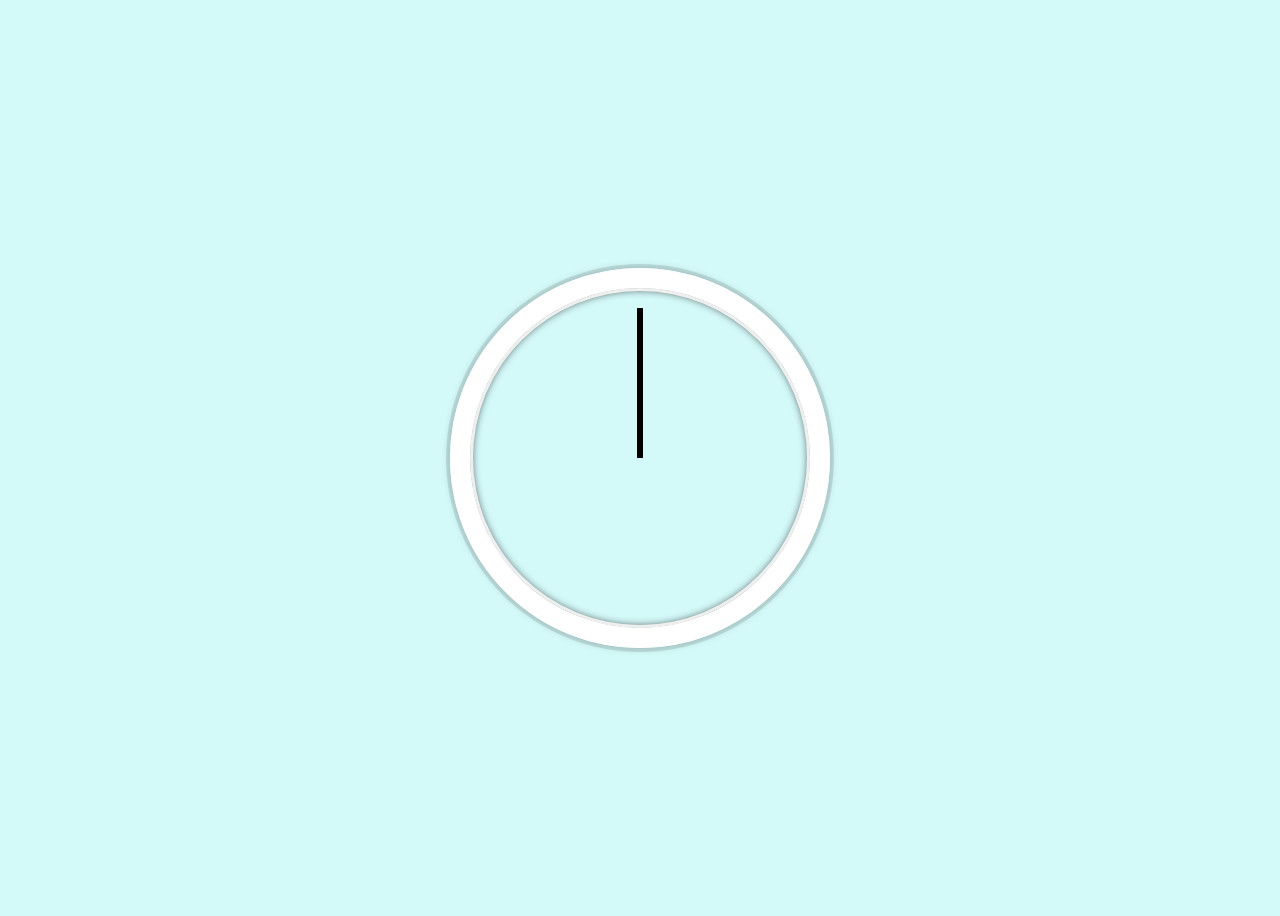
<file: Clock/index.html>
<!DOCTYPE html>
<html lang="en">
<head>
    <meta charset="UTF-8">
    <meta name="viewport" content="width=device-width, initial-scale=1.0">
    <title>Clock</title>
    <style>
        html{
            background-color: rgb(212, 249, 249);
            font-family: system-ui, -apple-system, BlinkMacSystemFont, 'Segoe UI', Roboto, Oxygen, Ubuntu, Cantarell, 'Open Sans', 'Helvetica Neue', sans-serif;
            text-align: center;
            font-size: 10px;
        }
        body{
            font-size: 2rem;
            display: flex;
            flex: 1;
            min-height: 100vh;
            align-items: center;
        }
        .clock{
            width: 30rem;
            height: 30rem;
            border: 20px solid white;
            border-radius: 50%;
            margin: 50px auto;
            position: relative;
            padding: 2rem;
            box-shadow:
                0 0 0px 4px rgba(0, 0, 0, 0.1),
                inset 0 0 0 3px #efefef,
                inset 0 0 10px black,
                0 0 10px rgba(0, 0, 0, 0.2);
        }
        .clock-face{
            position: relative;
            width: 100%;
            height: 100%;
            transform: translateY(-3px);/*account for the height of the clock hand*/
        }
        .hand{
            width: 50%;
            height: 6px;
            background-color: black;
            position: absolute;
            top: 50%;
            transform-origin: 100%;
            transform: rotate(90deg);
            transition: all 0.05s;
            transition-timing-function: cubic-bezier(0, 4.75, 1, 0.99);
        }
    </style>
</head>
<body>
    <div class="clock">
        <div class="clock-face">
            <div class="hand hour-hand"></div>
            <div class="hand min-hand"></div>
            <div class="hand second-hand"></div>
        </div>
    </div>
</body>
<script>
    const secondHand =document.querySelector('.second-hand');
    const minHand=document.querySelector('.min-hand');
    const hourHand=document.querySelector('.hour-hand');
    function setDate() {
        const now = new Date();
        const seconds = now.getSeconds();
        const secondsDegrees = ((seconds / 60) * 360) + 90;
        if (seconds === 0) {
            secondHand.style.transition = 'none'; 
        } else {
            secondHand.style.transition = '';
        }
        secondHand.style.transform = `rotate(${secondsDegrees}deg)`;

        const minutes = now.getMinutes();
        const minutesDegrees = ((minutes / 60) * 360) + 90;
        if (minutes === 0) {
            minHand.style.transition = 'none';
        } else {
            minHand.style.transition = '';
        }
        minHand.style.transform = `rotate(${minutesDegrees}deg)`;

        const hours = now.getHours();
        const hoursDegrees = ((hours / 12) * 360) + 90;
        if (hours === 0 || hours === 12) {
            hourHand.style.transition = 'none';
        } else {
            hourHand.style.transition = '';
        }
        hourHand.style.transform = `rotate(${hoursDegrees}deg)`;
    }

    setInterval(setDate,1000)
</script>
</html>
</file>
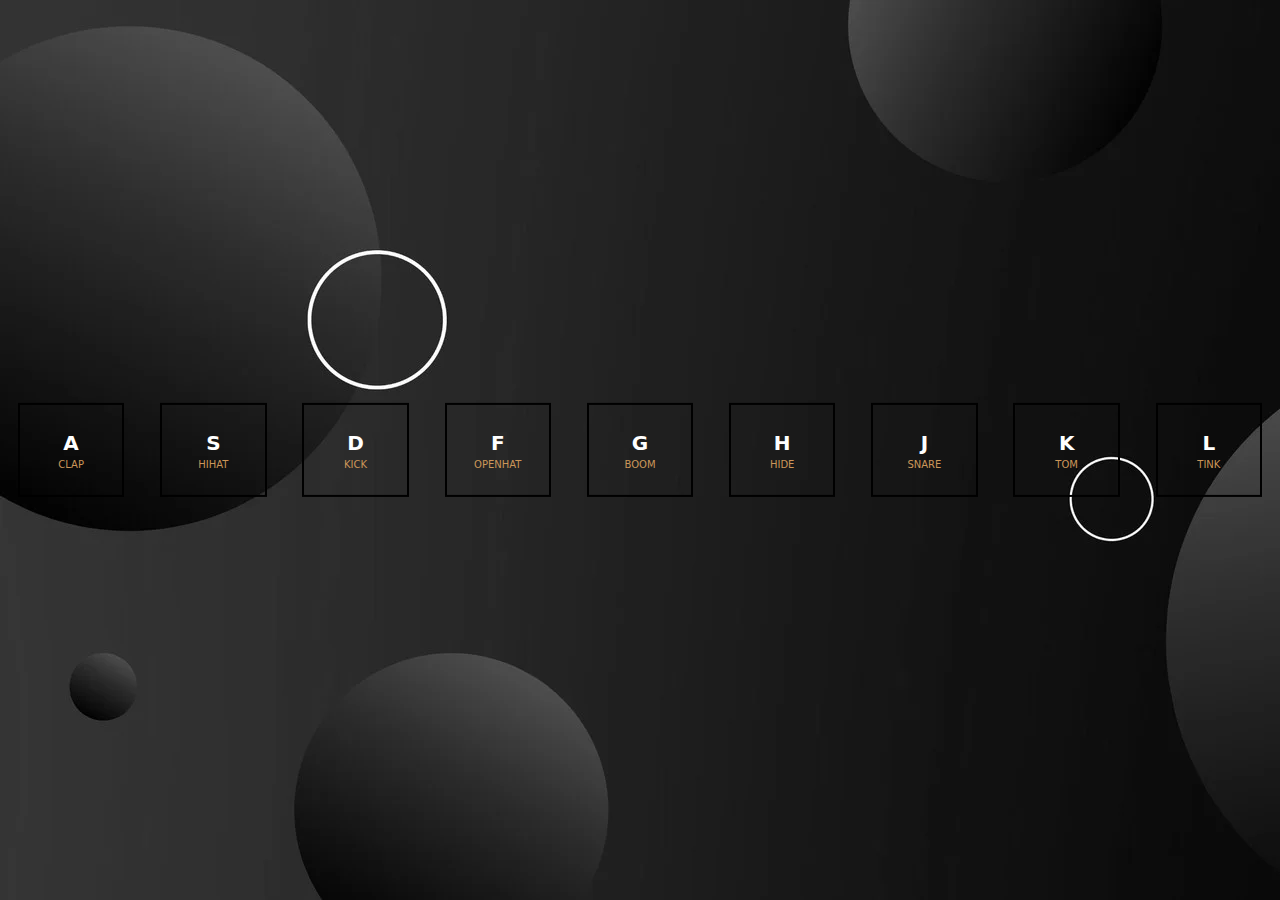
<file: Drum_Kit/index.html>
<!DOCTYPE html>
<html lang="en">
<head>
    <meta charset="UTF-8">
    <meta name="viewport" content="width=device-width, initial-scale=1.0">
    <title>Drum Kit</title>
    <link rel="stylesheet" href="style.css">
</head>

<body>
    <div class="container">
        <div class="key" data-key="65">
            <kbd>A</kbd>
            <span>CLAP</span>
        </div>
        <div class="key" data-key="83">
            <kbd>S</kbd>
            <span>HIHAT</span>
        </div>
        <div class="key" data-key="68">
            <kbd>D</kbd>
            <span>KICK</span>
        </div>
        <div class="key" data-key="70">
            <kbd>F</kbd>
            <span>OPENHAT</span>
        </div>
        <div class="key" data-key="71">
            <kbd>G</kbd>
            <span>BOOM</span>
        </div>
        <div class="key" data-key="72">
            <kbd>H</kbd>
            <span>HIDE</span>
        </div>
        <div class="key" data-key="74">
            <kbd>J</kbd>
            <span>SNARE</span>
        </div>
        <div class="key" data-key="75">
            <kbd>K</kbd>
            <span>TOM</span>
        </div>
        <div class="key" data-key="76">
            <kbd>L</kbd>
            <span>TINK</span>
        </div>
    </div>

    <audio data-key="65" src="sound/CLap.wav"></audio>
    <audio data-key="83" src="sound/Hihat.wav"></audio>
    <audio data-key="68" src="sound/Kick.wav"></audio>
    <audio data-key="70" src="sound/OpenHat.wav"></audio>
    <audio data-key="71" src="sound/Boom.wav"></audio>
    <audio data-key="72" src="sound/Hide.wav"></audio>
    <audio data-key="74" src="sound/Snare.wav"></audio>
    <audio data-key="75" src="sound/Tom.wav"></audio>
    <audio data-key="76" src="sound/Tink.wav"></audio>
</body>
<script src="script.js"></script>
</html>
</file>
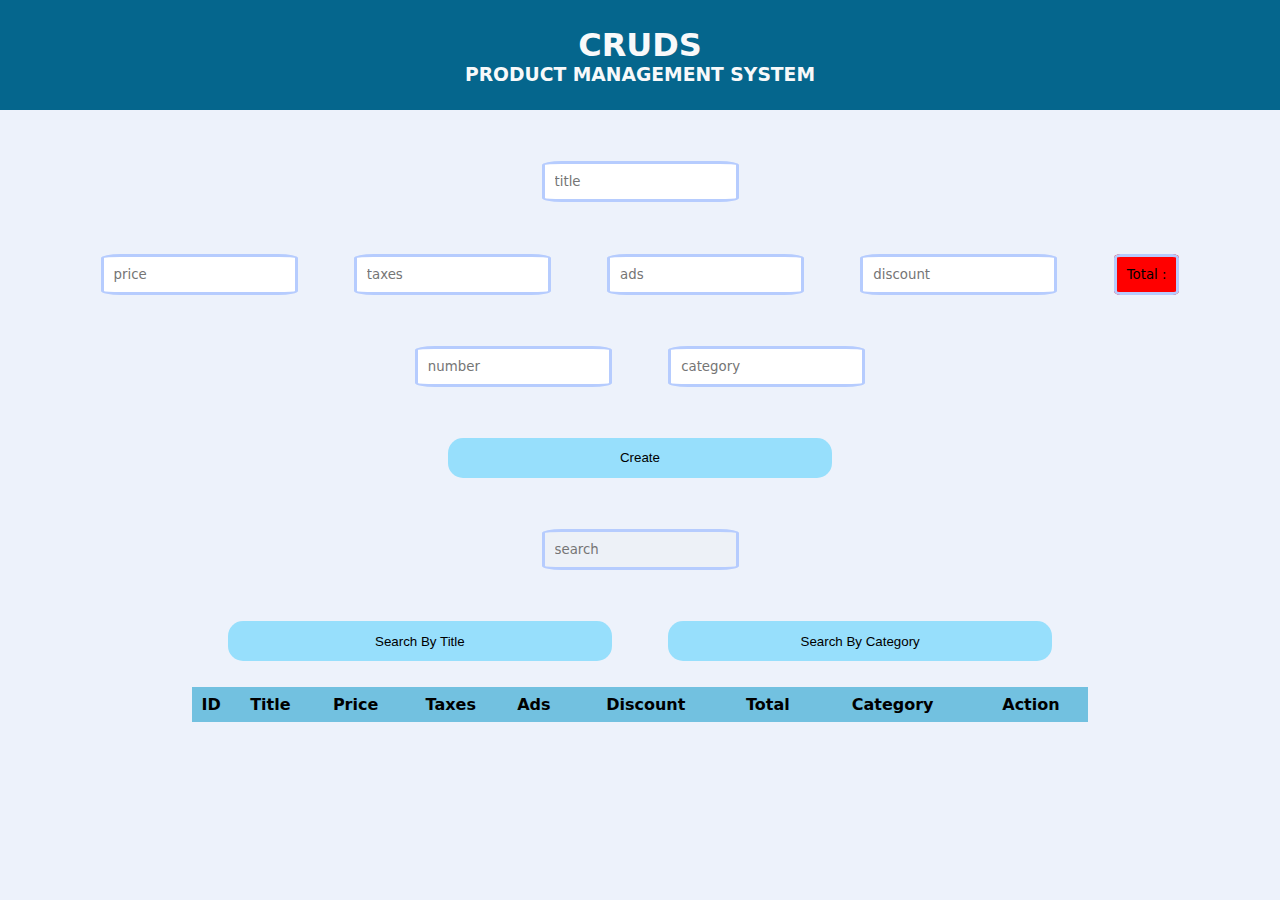
<file: GestionProduct_CRUD/index.html>
<!DOCTYPE html>
<html lang="en">
<head>
    <meta charset="UTF-8">
    <meta name="viewport" content="width=device-width, initial-scale=1.0">
    <title>Document</title>
    <link rel="stylesheet" href="style.css">
</head>
<body>
    <header>
        <h1>CRUDS</h1>
        <h3>PRODUCT MANAGEMENT SYSTEM</h3>
    </header>
    <div class="container">
        <div class="create">
                <input type="text" placeholder="title" id="title" required>
                <div class="price">
                    <input onkeyup="getTotal()" type="number" placeholder="price" id="price" >
                    <input onkeyup="getTotal()" type="number" placeholder="taxes" id="taxes">
                    <input onkeyup="getTotal()" type="number" placeholder="ads" id="ads">
                    <input onkeyup="getTotal()" type="number" placeholder="discount" id="discount">
                    <small id="total">0</small>
                </div>
                <input type="number" placeholder="number" id="nbr">
                <input type="text" placeholder="category" id="category"><br>
                <button id="btnCreate">Create</button>
        </div>
        <div class="outputs">
                <div class="search">
                    <input type="search" placeholder="search" id="search" onkeyup="searchData(this.value)" disabled><br>
                    <button id="SearchByTitle" onclick="searchProduct(this.id)">Search By Title</button>
                    <button id="SearchByCategory" onclick="searchProduct(this.id)">Search By Category</button><br>
                    <div id="deleteAll"></div>
                    <table>
                        <thead>
                            <th>ID</th>
                            <th>Title</th>
                            <th>Price</th>
                            <th>Taxes</th>
                            <th>Ads</th>
                            <th>Discount</th>
                            <th>Total</th>
                            <th>Category</th>
                            <th>Action</th>
                        </thead>
                        <tbody id="tbl">
                            
                        </tbody>
                    </table>
                </div>
        </div>
    </div>
    <script src="script.js"></script>
</body>

</html>
</file>
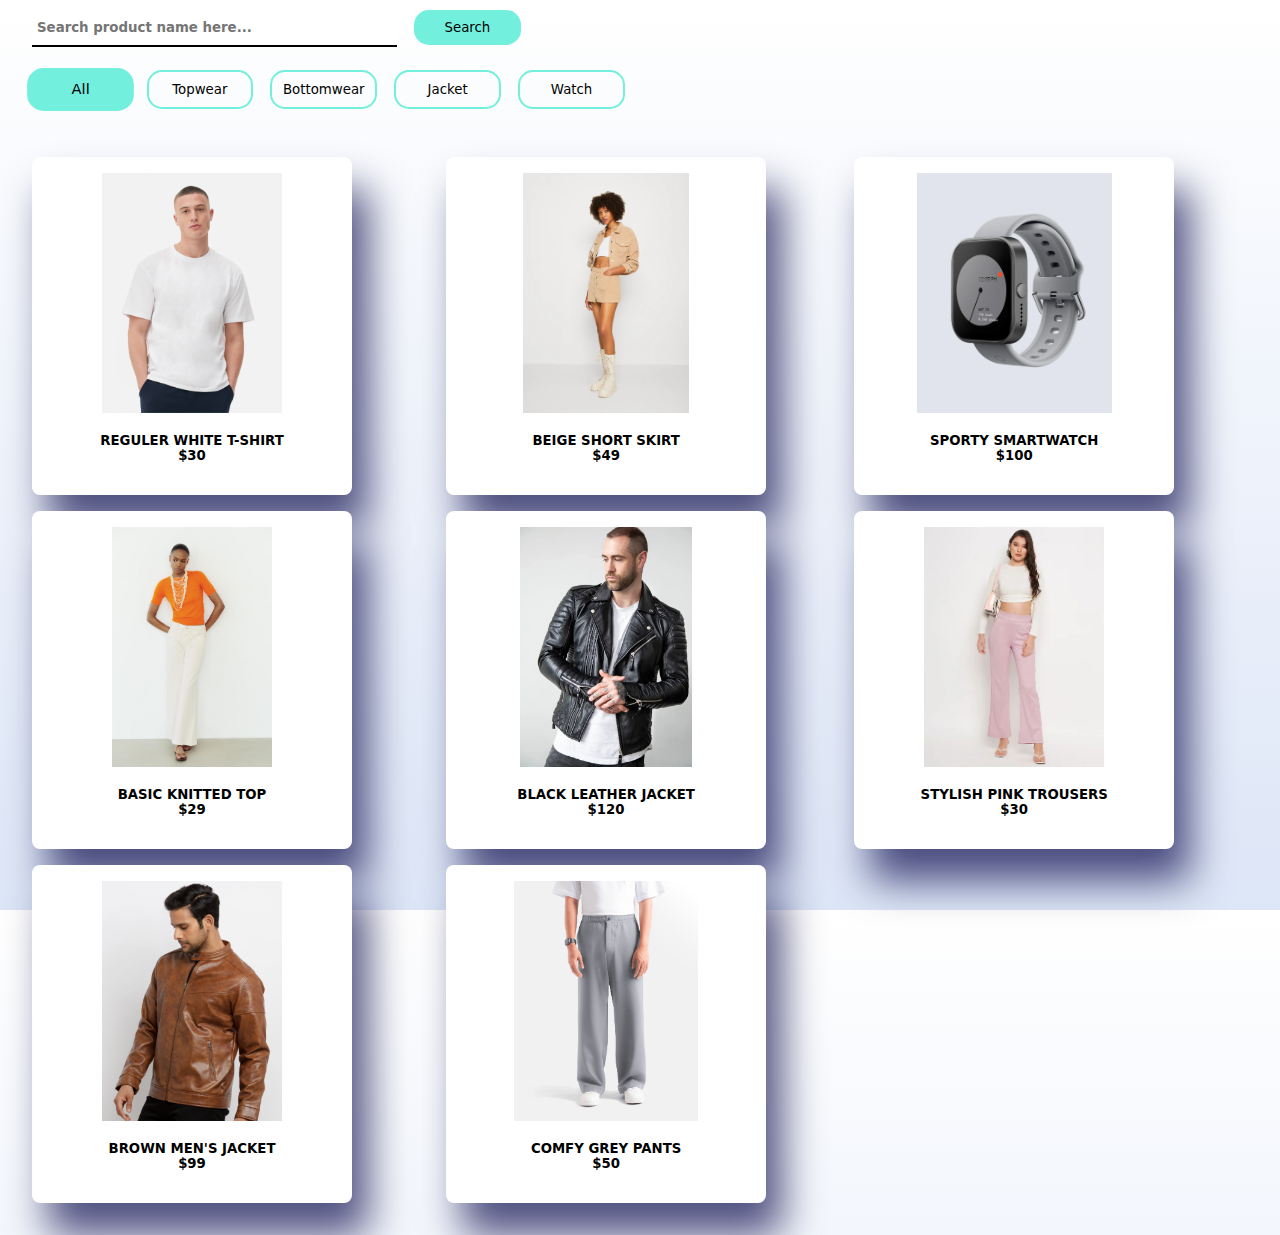
<file: ProductFilter4/index.html>
<!DOCTYPE html>
<html lang="en">
<head>
    <meta charset="UTF-8">
    <meta name="viewport" content="width=device-width, initial-scale=1.0">
    <title>Document</title>
    <link rel="stylesheet" href="style.css">
</head>
<body>
    <div class="wrapper">
        <div class="search">
            <input type="search" placeholder="Search product name here..." id="searchInput">
            <button id="search">Search</button>
        </div>
        <div class="filter">
            <button onclick="filterProduct('all')" class="button-value">All</button>
            <button onclick="filterProduct('topwear')" class="button-value">Topwear</button>
            <button onclick="filterProduct('bottomwear')" class="button-value">Bottomwear</button>
            <button onclick="filterProduct('jacket')" class="button-value">Jacket</button>
            <button onclick="filterProduct('watch')" class="button-value">Watch</button>
        </div>
        <div id="products"></div>
    </div>
</body>
<script src="script.js"></script>
</html>
</file>
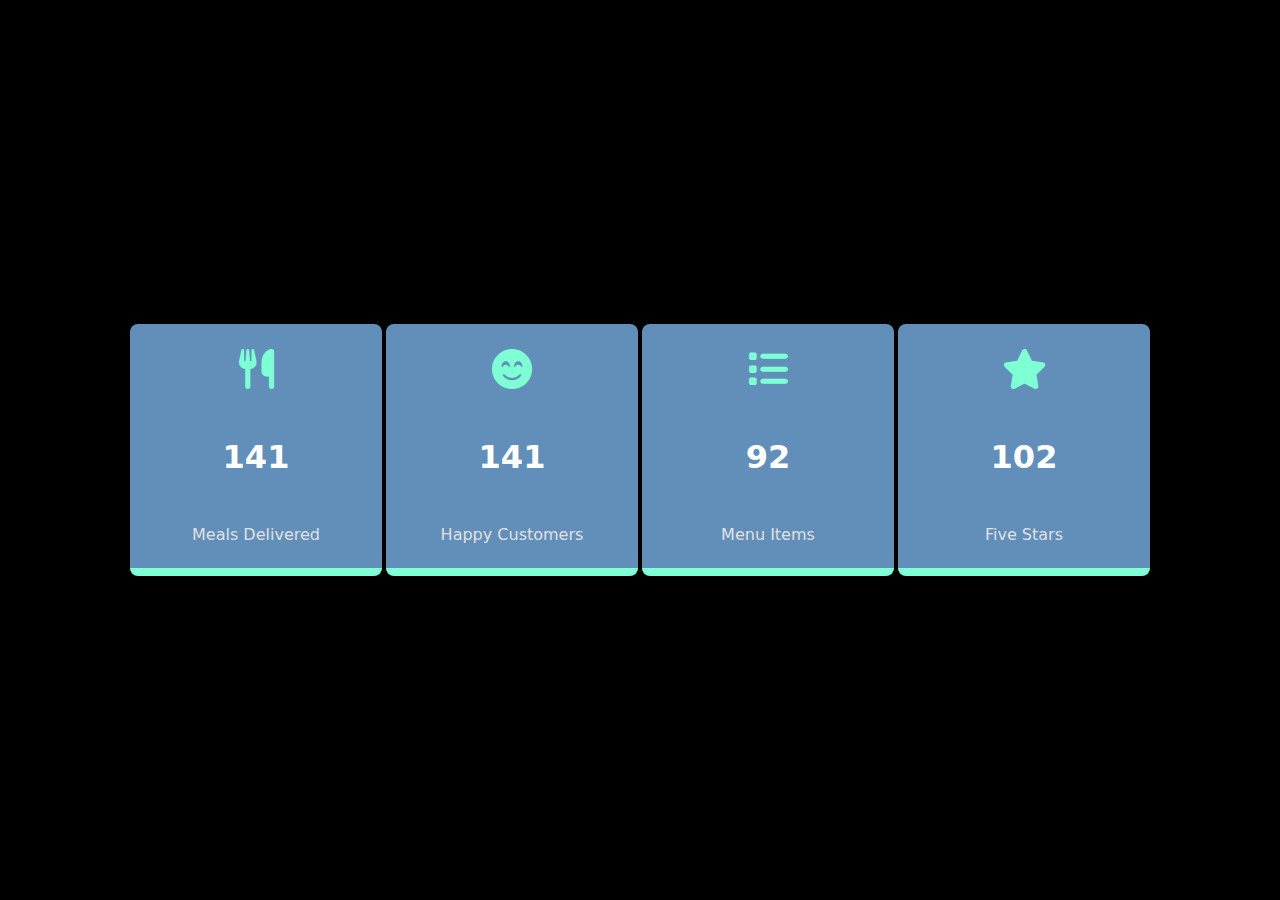
<file: RespensiveNumberCounting/index.html>
<!DOCTYPE html>
<html lang="en">
<head>
    <meta charset="UTF-8">
    <meta name="viewport" content="width=device-width, initial-scale=1.0">
    <title>Document</title>
    <link rel="stylesheet" href="style.css">
    <link rel="stylesheet" href="https://cdnjs.cloudflare.com/ajax/libs/font-awesome/6.6.0/css/all.min.css">
</head>
<body>
    <div class="wrapper">
        <div class="container">
            <i class="fa-solid fa-utensils"></i>
            <span class="num" data-value="400">000</span>
            <span class="text">Meals Delivered</span>
        </div>
        <div class="container">
            <i class="fa-solid fa-face-smile-beam"></i>
            <span class="num" data-value="340">000</span>
            <span class="text">Happy Customers</span>
        </div>
        <div class="container">
            <i class="fa-solid fa-list"></i>
            <span class="num" data-value="225">000</span>
            <span class="text">Menu Items</span>
        </div>
        <div class="container">
            <i class="fa-solid fa-star"></i>
            <span class="num" data-value="280">000</span>
            <span class="text">Five Stars</span>
        </div>
    </div>
    <script src="script.js"></script>
</body>
</html>
</file>
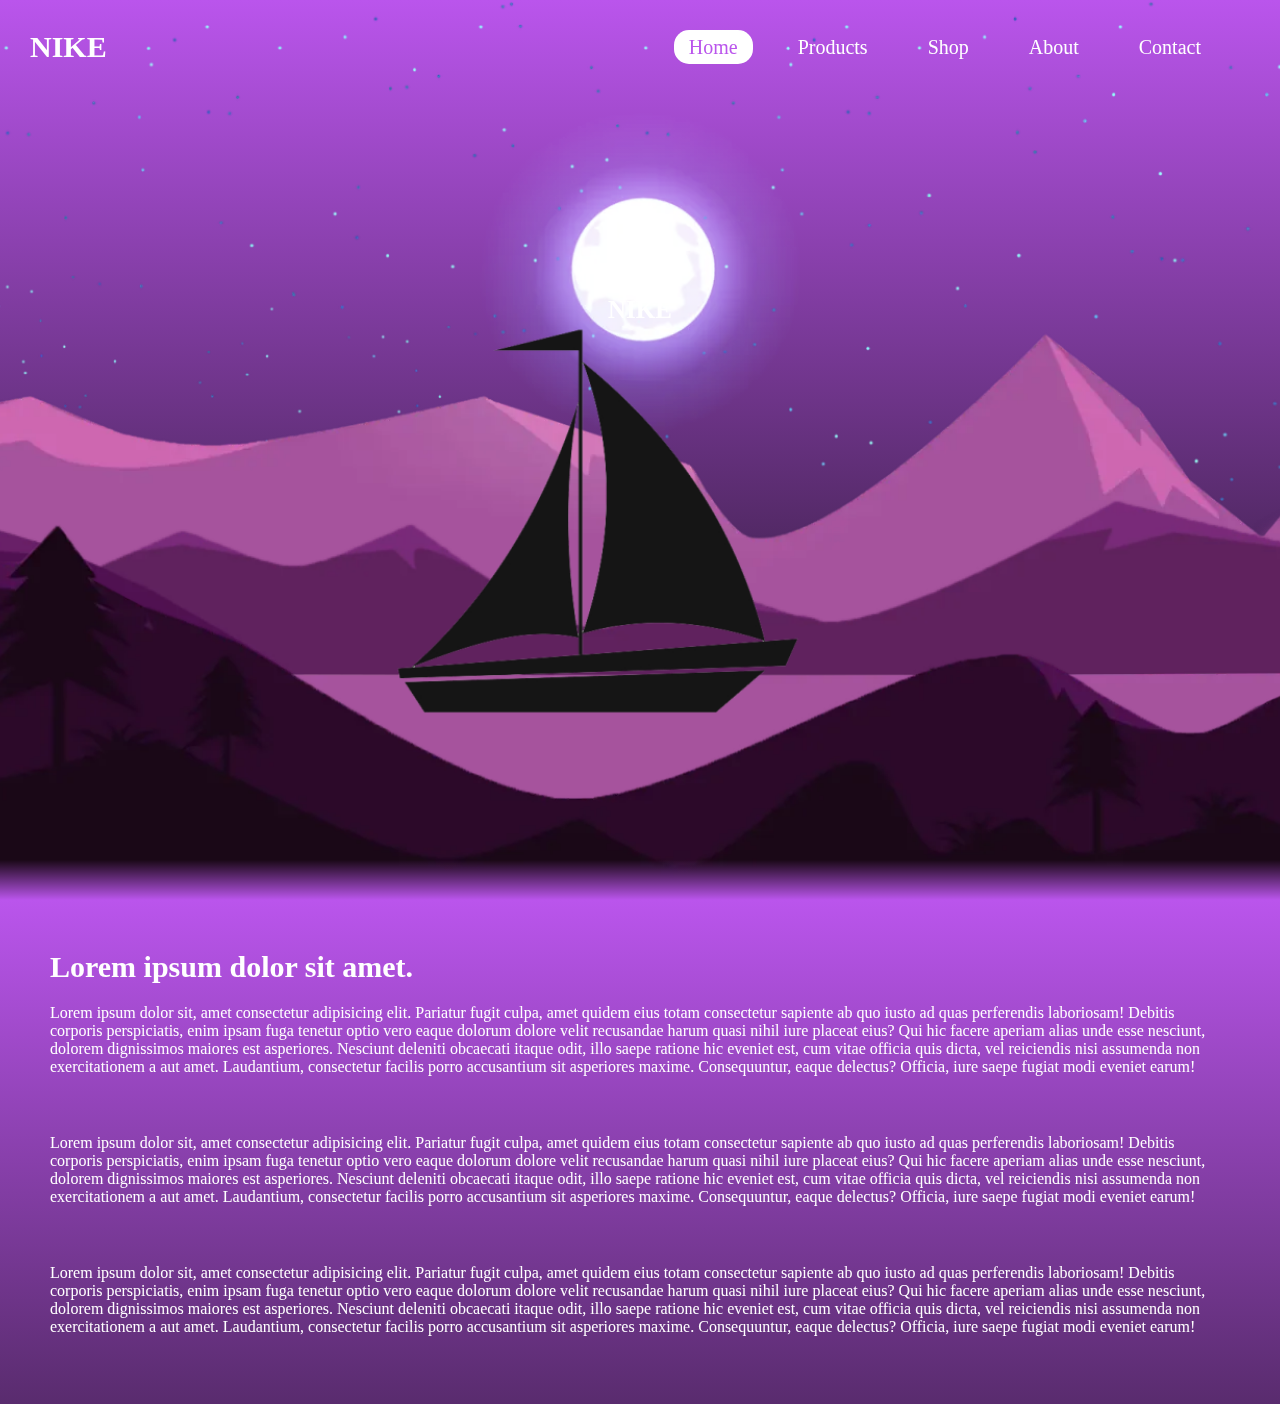
<file: Scroll/index.html>
<!DOCTYPE html>
<html lang="en">
<head>
    <meta charset="UTF-8">
    <meta name="viewport" content="width=device-width, initial-scale=1.0">
    <title>Document</title>
    <link rel="stylesheet" href="style.css">
</head>
<body>
    <header>
        <h2><a href="#" class="logo">Nike</a></h2>
        <ul>
            <li><a href="#" class="active">Home</a></li>
            <li><a href="#">Products</a></li>
            <li><a href="#">Shop</a></li>
            <li><a href="#">About</a></li>
            <li><a href="#">Contact</a></li>
        </ul>
    </header>
    <section class="main">
        <img src="images/stars1.webp" id="stars">
        <h2 class="nike">NIKE</h2>
        <img src="images/moon2.webp" id="moon">
        <img src="images/mountains3.webp" id="montains1">
        <img src="images/mountains4.png" id="montains2">
        <img src="images/river5.webp" id="river">
        <img src="images/boat6.webp" id="boat">
        <img src="images/mountains7.webp" id="montains3">
    </section>
    <div class="content">
        <h2>Lorem ipsum dolor sit amet.</h2>
        <p>Lorem ipsum dolor sit, amet consectetur adipisicing elit. Pariatur fugit culpa, amet quidem eius totam consectetur sapiente ab quo iusto ad quas perferendis laboriosam! Debitis corporis perspiciatis, enim ipsam fuga tenetur optio vero eaque dolorum dolore velit recusandae harum quasi nihil iure placeat eius? Qui hic facere aperiam alias unde esse nesciunt, dolorem dignissimos maiores est asperiores. Nesciunt deleniti obcaecati itaque odit, illo saepe ratione hic eveniet est, cum vitae officia quis dicta, vel reiciendis nisi assumenda non exercitationem a aut amet. Laudantium, consectetur facilis porro accusantium sit asperiores maxime. Consequuntur, eaque delectus? Officia, iure saepe fugiat modi eveniet earum!</p><br>
        <p>Lorem ipsum dolor sit, amet consectetur adipisicing elit. Pariatur fugit culpa, amet quidem eius totam consectetur sapiente ab quo iusto ad quas perferendis laboriosam! Debitis corporis perspiciatis, enim ipsam fuga tenetur optio vero eaque dolorum dolore velit recusandae harum quasi nihil iure placeat eius? Qui hic facere aperiam alias unde esse nesciunt, dolorem dignissimos maiores est asperiores. Nesciunt deleniti obcaecati itaque odit, illo saepe ratione hic eveniet est, cum vitae officia quis dicta, vel reiciendis nisi assumenda non exercitationem a aut amet. Laudantium, consectetur facilis porro accusantium sit asperiores maxime. Consequuntur, eaque delectus? Officia, iure saepe fugiat modi eveniet earum!</p><br>
        <p>Lorem ipsum dolor sit, amet consectetur adipisicing elit. Pariatur fugit culpa, amet quidem eius totam consectetur sapiente ab quo iusto ad quas perferendis laboriosam! Debitis corporis perspiciatis, enim ipsam fuga tenetur optio vero eaque dolorum dolore velit recusandae harum quasi nihil iure placeat eius? Qui hic facere aperiam alias unde esse nesciunt, dolorem dignissimos maiores est asperiores. Nesciunt deleniti obcaecati itaque odit, illo saepe ratione hic eveniet est, cum vitae officia quis dicta, vel reiciendis nisi assumenda non exercitationem a aut amet. Laudantium, consectetur facilis porro accusantium sit asperiores maxime. Consequuntur, eaque delectus? Officia, iure saepe fugiat modi eveniet earum!</p><br>
    </div>
    <script src="script.js"></script>
</body>
</html>
</file>
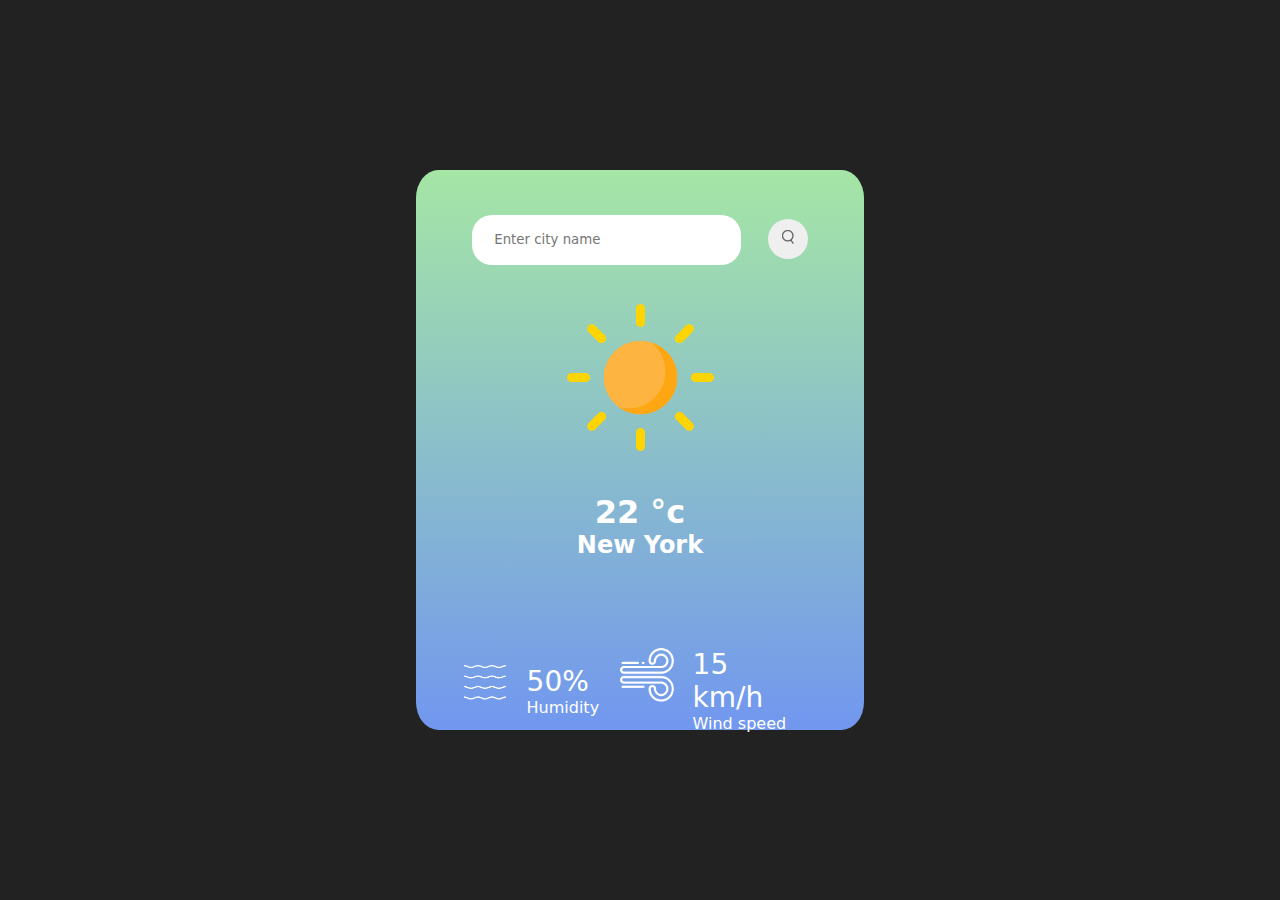
<file: weatherApp/index.html>
<!DOCTYPE html>
<html lang="en">
<head>
    <meta charset="UTF-8">
    <meta name="viewport" content="width=device-width, initial-scale=1.0">
    <title>Weather app</title>
    <link rel="stylesheet" href="style.css">
</head>
<body>
    <div class="card">
        <div class="search">
            <input type="search" placeholder="Enter city name" spellcheck="false" id="search">
            <button id="searchIcon">
                <img src="images/search.png" alt="" >
            </button>
        </div>
        <div class="error">
            <p>Invalid city name</p>
        </div>
        <div class="weather">
            <img src="images/clear.png" alt="" class="weather-icon">
            <h1 class="temp">22 °c</h1>
            <h2 class="city">New York</h2>
            <div class="details">
                <div class="col">
                    <img src="images/humidity.png" alt="">
                    <div>
                        <p class="humidity">50%</p>
                        <p>Humidity</p>
                    </div>
                </div>
                <div class="col">
                    <img src="images/wind.png" alt="">
                    <div>
                        <p class="wind">15 km/h</p>
                        <p>Wind speed</p>
                    </div>
                </div>
            </div>
        </div>
    </div>
    <script src="script.js"></script>
</body>
</html>
</file>
<file: Drum_Kit/style.css>
*{
    margin: 0;
    padding: 0;
    font-family: system-ui, -apple-system, BlinkMacSystemFont, 'Segoe UI', Roboto, Oxygen, Ubuntu, Cantarell, 'Open Sans', 'Helvetica Neue', sans-serif;
}
body{
    background-image:url(images/1600w-rqkLZyZNeeo.webp) ;
}
.container{
    width: 100%;
    display: flex;
    justify-content: center;
    justify-content: space-around;
    position: absolute;
    transform: translate(-50%,-50%);
    top: 50%;
    left: 50%;
}
.key{
    border: 2px solid black;
    display: flex;
    flex-direction: column;
    transition: transform 0.07s ease;
    align-items: center;
    text-align: center;
    padding:2%;
    width: 4%;
}
.key kbd {
    font-size: 20px;
    font-weight: bold;
    color: white;
}

.key span {
    font-size: 10px;
    color: rgb(203, 150, 89);
    margin-top: 4px;
}
.playing{
    transform: scale(1.1);
    border-color: rgb(203, 150, 89);
    box-shadow: 0 0 10px #ffc600;
}
</file>
<file: GestionProduct_CRUD/style.css>
*{
    margin: 0;
    padding: 0;
}
body{
    background-color: #edf2fb;
    font-family: system-ui, -apple-system, BlinkMacSystemFont, 'Segoe UI', Roboto, Oxygen, Ubuntu, Cantarell, 'Open Sans', 'Helvetica Neue', sans-serif;
}
header{
    background-color: #05668d;
    padding: 2% 0 2% 0;
    text-align: center;
    color: #f8f9fa;
}
.container{
    margin-top: 2%;
    text-align: center;
}
input ,small{
    padding: 10px;
    margin: 2%;
    border-radius: 10%;
    outline: none;
    border: 3px solid #b6ccfe;
    font-family:system-ui, -apple-system, BlinkMacSystemFont, 'Segoe UI', Roboto, Oxygen, Ubuntu, Cantarell, 'Open Sans', 'Helvetica Neue', sans-serif;
}
input:focus{
    transform: scale(1.1);
}
small{
    background-color: red;
}
#total::before{
    content:'Total : ' ;
}
button{
    width: 30%;
    height: 40px;
    margin: 2%;
    background-color: #97dffc;
    border: none;
    border-radius: 15px;
    cursor: pointer;
    
}
button:hover{
    background-color:  #72c1e0;
    transform: scale(1.1);
}
table{
    margin: auto;
    width: 70%;
    margin-bottom: 3%;
    border-collapse: collapse;
}
tr:nth-child(even) {background-color: #e8e6e6;}
th{
    background-color: #72c1e0;
    padding: 8px 0;
}
tr:hover {
    background-color: rgb(205, 203, 203);
}
</file>
<file: ProductFilter4/style.css>
* {
    padding: 0;
    margin: 0;
    font-family: system-ui;
}
body {
    background: linear-gradient(#ffffff, #dde6f7);
    height: 100vh;
}

.wrapper{
    width: 95%;
    margin:0 auto;
    
}
.search{
    margin-top: 10px;
}
.search input{
    border: none;
    outline: none;
    border-bottom: 2px solid black;
    width: 30%;
    padding: 10px 5px;
    font-weight: bold;
}
.search input:focus{
    border-color:#72efdd ;
}
.search button{
    border: none;
    width: 8em;
    padding: 10px 5px;
    background-color: #72efdd;
    margin-left: 1%;
    border-radius: 15px;
}
.search button:hover{
    transform: scale(1.1);
}
.filter{
    margin-top: 10px;
}
.button-value{
    padding: 10px 5px;
    background-color: transparent;
    border:2px solid #72efdd;
    width: 8em;
    margin-right: 1%;
    margin-top: 1em;
    border-radius: 15px;
}
.button-value:hover{
    transform: scale(1.1);
}
.active{
    background-color:#72efdd;
    padding: 10px 5px;
    border:2px solid #72efdd;
    width: 8%;
    margin-right: 1%;
    border-radius: 15px;
    transform: scale(1.1);
}
img{
    max-width: 100%;
    object-fit: contain;
    height: 15em;
}
#products{
    display: grid;
    grid-template-columns: auto auto auto;
    grid-column-gap: 1.5em;
    padding: 2em 0;
}
.card{
    background-color: #ffffff;
    max-width: 18em;
    margin-top: 1em;
    padding: 1em;
    border-radius: 8px;
    box-shadow: 1em 2em 2.5em rgb(1, 2, 68,0.68);
    
}
.image-container{
    text-align: center;
}
.container{
    text-align: center;
    padding: 1em ;
    color: black;
}
.hide{
    display: none;
}
@media screen and (max-width:720px){
    img{
        max-width: 100%;
        object-fit: contain;
        height: 10em;
    }
    .card{
        max-width: 10em;
        margin-top: 1em;
    }
    #products{
        grid-template-columns: auto auto;
        grid-column-gap: 1em;
    }
}
</file>
<file: RespensiveNumberCounting/style.css>
*{
    margin: 0;
    padding: 0;
    box-sizing: border-box;
}
body{
    background-color: black;
    font-family: system-ui, -apple-system, BlinkMacSystemFont, 'Segoe UI', Roboto, Oxygen, Ubuntu, Cantarell, 'Open Sans', 'Helvetica Neue', sans-serif;
}
.wrapper{
    position: absolute;
    width: 80vw;
    /*this is a way to center elements +++++++*/
    transform: translate(-50%,-50%);
    top: 50%;
    left: 50%;
    /*+++++++++++++++++++++*/
    display: flex;
    justify-content: space-around;
    gap: 10x;
}
.container{
    width: 28vmin;
    height: 28vmin;
    /*to make the content flexible one under the other */
    display: flex;
    flex-direction: column;
    /*++++++++++++++++++*/
    border-bottom: 0.5em solid aquamarine;
    text-align: center;
    justify-content: space-around;
    font-size: 16px;
    border-radius: 0.5em;
    background-color: #618fba;
}
i{
    color: aquamarine;
    font-size: 2.5em;
}
span.num{
    color: #ffffff;
    font-weight: bold;
    font-size: 2em;
}
span.text{
    color: #e0e0e0;
}
@media screen and (max-width:1024px){
    .wrapper{
        width: 85vw;
    }
    .container{
        width: 26vmin;
        height: 26vmin;
        font-size: 12px;
    }
}
@media screen and (max-width:720px){
    .wrapper{
        width: 90vw;
        flex-wrap: wrap;
        gap: 30px;
    }
    .container{
        width: calc(50% - 40px);
        height: 30vmin;
        font-size: 14px;
    }
}
@media screen and (max-width:480px){
    .wrapper{
        width: 95vw;
        flex-wrap: wrap;
        gap: 30px;
    }
    .container{
        width: 100%;
        height: 35vmin;
        font-size: 16px;
    }
}
</file>
<file: Scroll/style.css>
*{
    margin: 0;
    padding: 0;
}
body{
    background: linear-gradient(rgb(186, 85, 236),rgb(13, 11, 11));
    height: 100vh;
    font-weight: system-ui;
}
a{
    text-decoration: none;
    color: white;
}
header{
    position: fixed;/*this to make the pics and everything abouve the header */
    width: 95%;
    z-index: 1000;
    display: flex;
    justify-content: space-between;
    align-items: center;
    margin: 30px;
}
header .logo{
    font-size: 30px;
    text-transform: uppercase;
}
header ul{
    display: flex;
    justify-content: center;
    list-style: none;
}
header ul li{
    margin-right: 30px;
}
header ul li a{
    font-size: 20px;
    padding:6px 15px ;/*in hover it gives more spice and good style*/
    border-radius: 15px;
}
header ul li a:hover, .active{
    background-color: white;
    color: rgb(186, 85, 236);
}
.main{
    position: relative;/*Parent do this*/
    height: 100vh;
    width: 100%;
    display: flex;
    justify-content: center;
    align-items: center;
    overflow: hidden;
}
.main::after{
    width: 100%;
    height: 40px;
    position: absolute;
    bottom: 0;
    content: '';
    background: linear-gradient(to top ,rgb(186, 85, 236),transparent);
}
.main img{
    position:absolute;/*childs do this*/
    width: 100%;
    height: 100vh;
    object-fit: cover;/* this to make the pics look better*/
}
#moon{
    mix-blend-mode: screen;/*it takes the background*/
    transform: translateY(80px);
}
.nike{
    color: white;
    font-size: 25px;
    transform: translateY(-140px);
}
.content{
    color: white;
    padding: 30px;
}
.content h2{
    margin: 20px;
    font-size: 30px;
}
.content p{
    margin: 20px;
}
</file>
<file: weatherApp/style.css>
*{
    margin: 0;
    padding: 0;
    font-family: system-ui, -apple-system, BlinkMacSystemFont, 'Segoe UI', Roboto, Oxygen, Ubuntu, Cantarell, 'Open Sans', 'Helvetica Neue', sans-serif;
    box-sizing: border-box;
}
body{
    background-color: #222;
}
.card{
    background: linear-gradient(rgb(165, 230, 165),rgb(113, 151, 239));
    width: 35%;
    height: 35em;
    position: absolute;
    transform: translate(-50%,-50%);
    left: 50%;
    top: 50%;
    border-radius: 5%;
    text-align: center;
    color: #fff;
}
.search{
    margin-top: 10%;
}
.search input{
    padding:2% 5%;
    border-radius: 20px;
    outline: none;
    border: none;
    width: 60%;
    height: 50px;
    margin-right: 5%;
    color: #555;
}
.search button{
    border-radius: 30px;
    width: 3em;
    height: 3em;
    border: none;
    cursor: pointer;

}
.search img{
    width: 30%;
}
.details{
    display: flex;
    align-items: center;
    justify-content: space-between;
    margin: 10%;
    margin-top: 20%;
}
.details img{
    width: 30%;
    height: 20%;
    margin-right:10% ;
}
.col{
    display: flex;
    justify-content: space-around;
    text-align: left;
    margin-right: 5%;
}
.humidity, .wind{
    font-size: 28px;
}
.error{
    color: rgb(177, 85, 85);
    text-align: left;
    margin-left: 15%;
    font-size: 14px;
    margin-top: 3%;
    display: none;
}
@media screen and (max-width:1024px){
    .card{
        width: 45%;
        height: 35em;
    }
    .humidity, .wind{
        font-size: 20px;
    }
}
@media screen and (max-width:720px){
    .card{
        width: 70%;
        height: 35em;
    }
}
@media screen and (max-width:480px){
    .card{
        width: 80%;
        height: 35em;
    }
}
</file>
